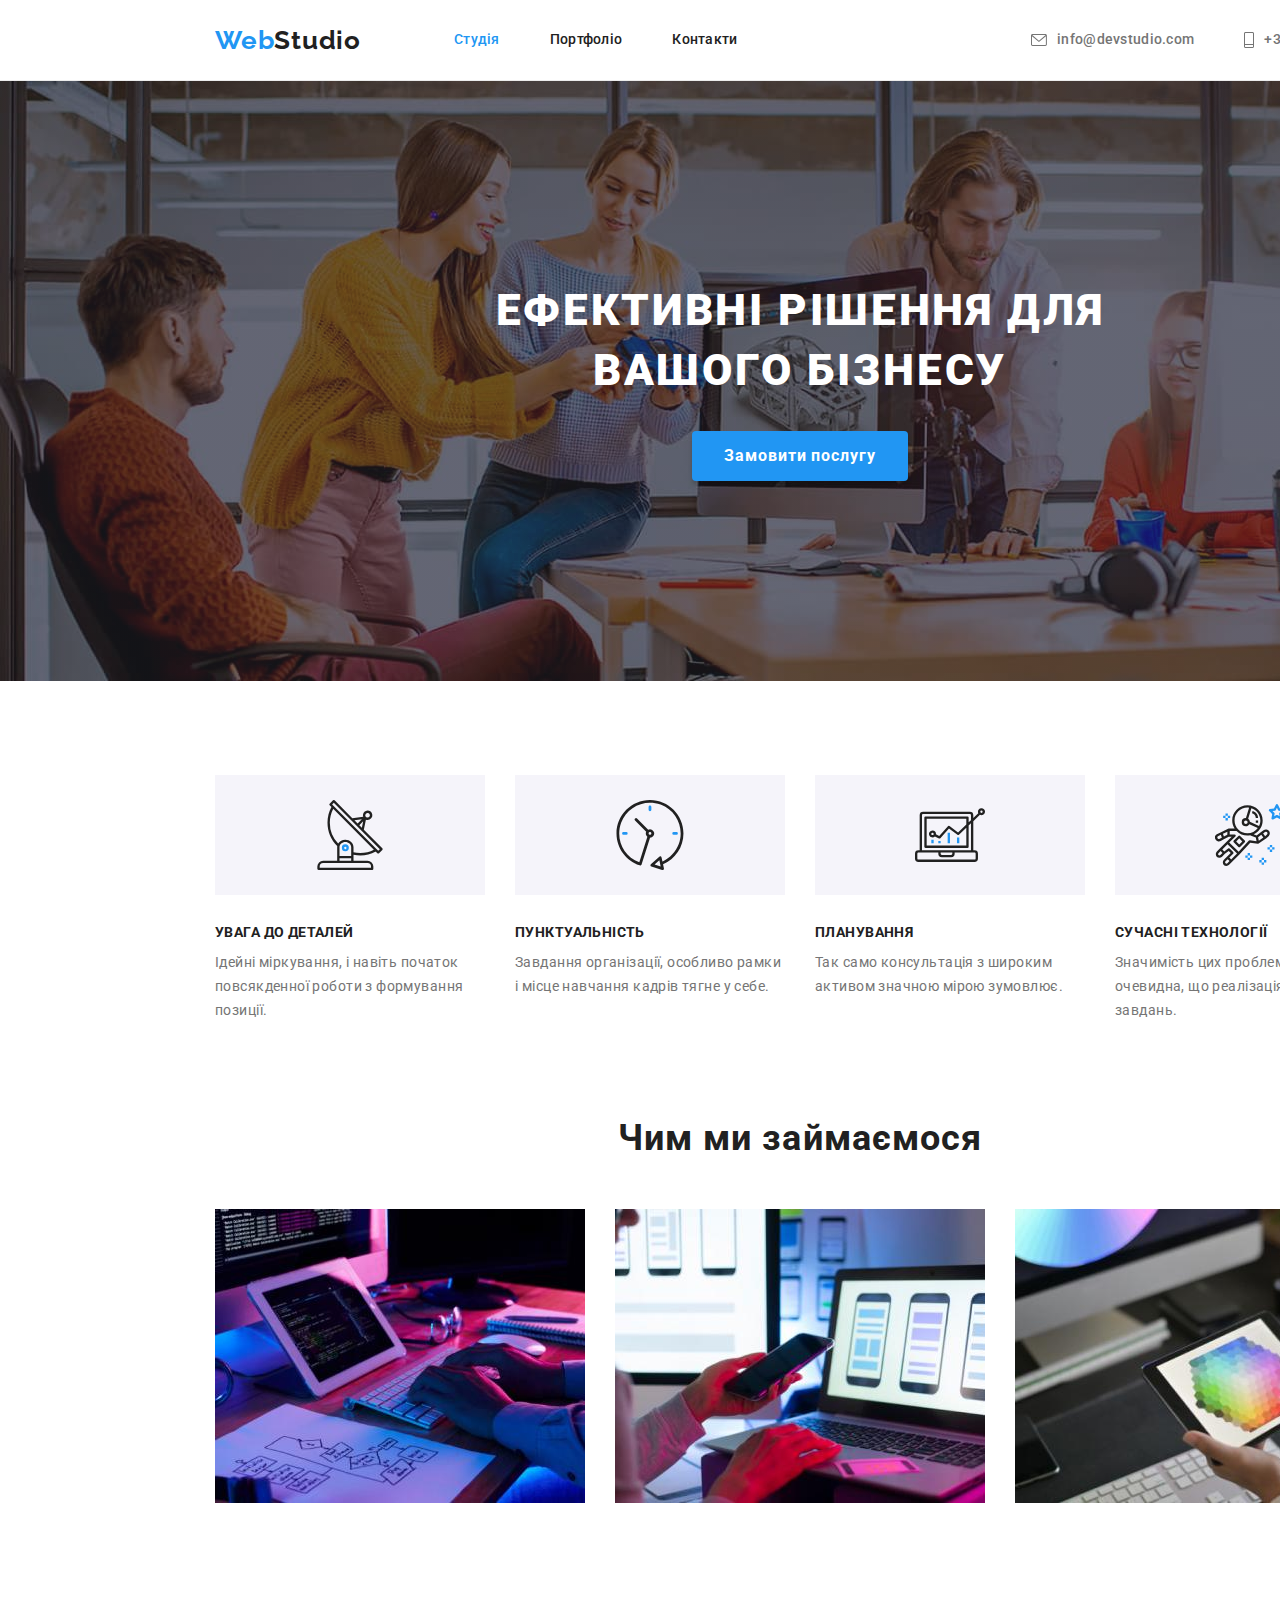
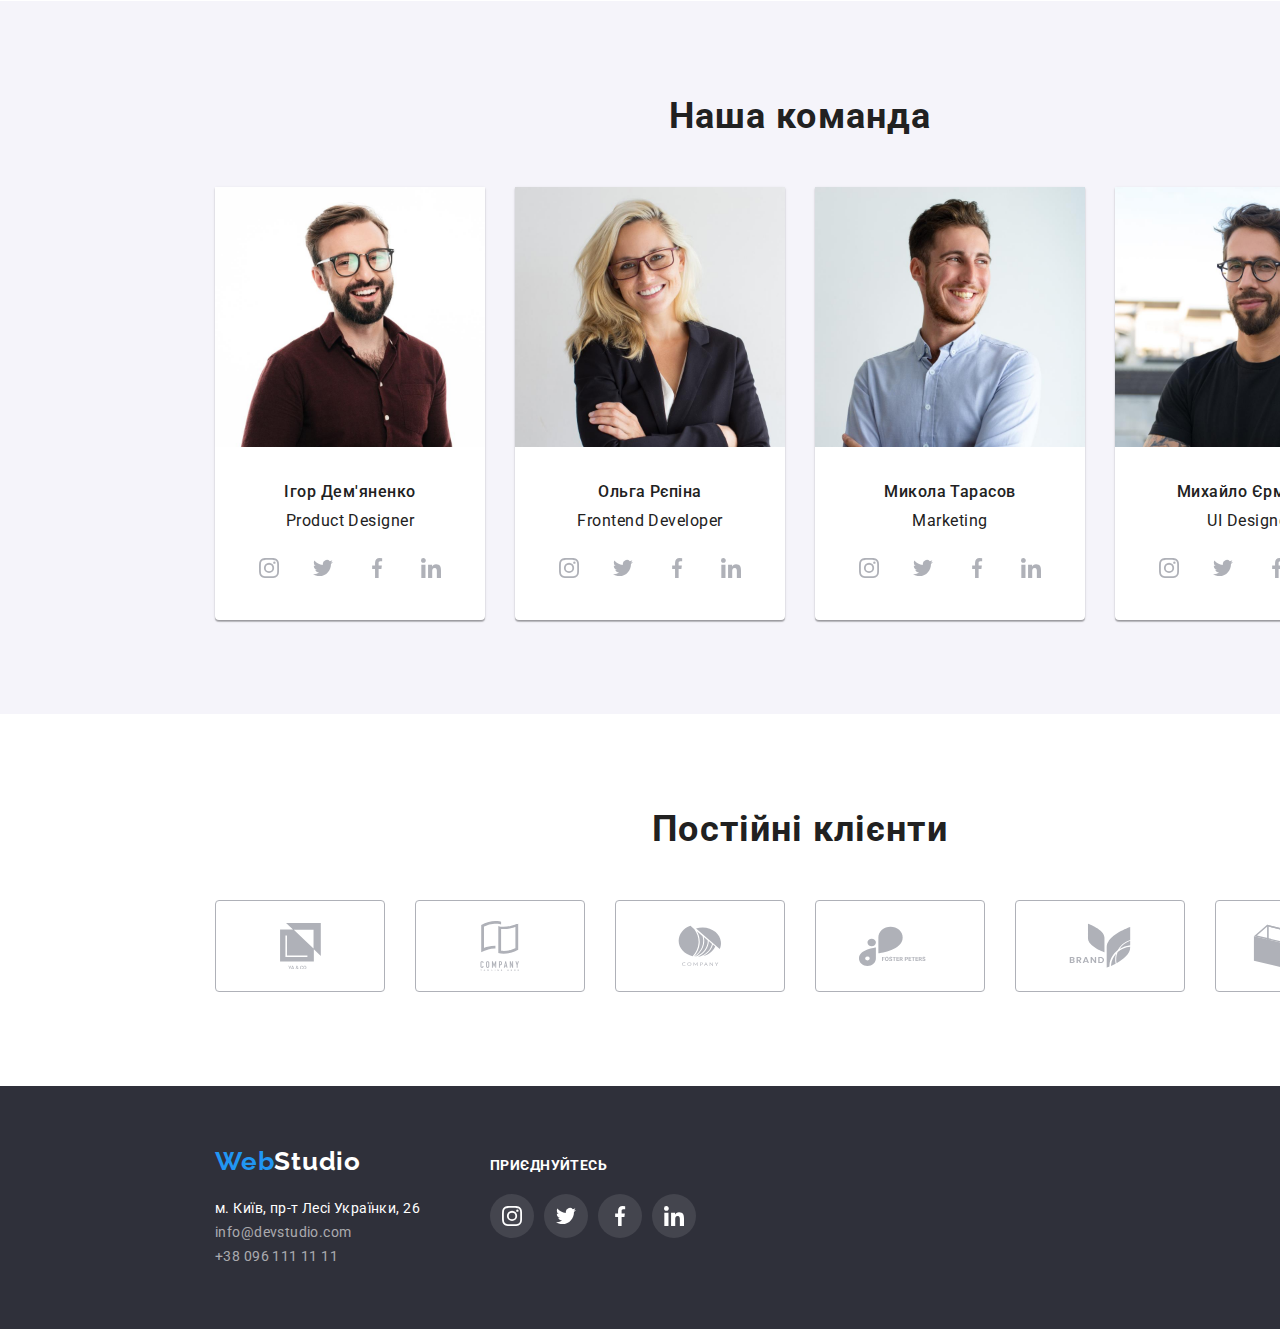
<file: index.html>
<!DOCTYPE html>
<html lang="uk">
  <head>
    <meta charset="UTF-8" />
    <meta http-equiv="X-UA-Compatible" content="IE=edge" />
    <meta name="viewport" content="width=device-width, initial-scale=1.0" />
    <title>Студія</title>
    <link
      href="https://fonts.googleapis.com/css2?family=Raleway:wght@700&family=Roboto:wght@400;500;700;900&display=swap"
      rel="stylesheet"
    />
    <link
      rel="stylesheet"
      href="https://cdnjs.cloudflare.com/ajax/libs/modern-normalize/1.1.0/modern-normalize.min.css"
    />
    <link rel="stylesheet" href="./css/styles.css" />
  </head>
  <body>
    <!-- Navigation-->
    <header class="line">
      <div class="container">
        <a href="./index.html" class="logo"
          ><span class="logo-accent">Web</span>Studio</a
        >
        <nav>
          <ul class="list nav">
            <li class="nav-item">
              <a href="./index.html" class="link current">Студія</a>
            </li>
            <li class="nav-item">
              <a href="./portfolio.html" class="link">Портфоліо</a>
            </li>
            <li class="nav-item"><a href="" class="link">Контакти</a></li>
          </ul>
        </nav>

        <ul class="list contacts-head">
          <li class="nav-item">
            <a href="mailto:info@devstudio.com" class="contact-item">
              <svg class="icon" width="16" height="12">
                <use href="./images/icons.svg#icon-mail"></use>
              </svg>
              info@devstudio.com
            </a>
          </li>
          <li class="nav-item">
            <a href="tel:+380961111111" class="contact-item">
              <svg class="icon" width="10" height="16">
                <use href="./images/icons.svg#icon-tel"></use>
              </svg>
              +38 096 111 11 11
            </a>
          </li>
        </ul>
      </div>
    </header>
    <main>
      <!-- Шапка -->
      <section class="hero">
        <h1 class="hero-title">Ефективні рішення для вашого бізнесу</h1>
        <button type="button" class="btn">Замовити послугу</button>
      </section>
      <!-- Наші плюси -->
      <section class="section benefits">
        <h2 hidden>Переваги</h2>
        <ul class="list container">
          <li class="benefits-item">
            <div class="benefits-icons">
              <svg class="icon-benefits">
                <use href="./images/icons.svg#icon-antenna"></use>
              </svg>
            </div>
            <h3 class="benefits-title">УВАГА ДО ДЕТАЛЕЙ</h3>
            <p class="benefits-text">
              Ідейні міркування, і навіть початок повсякденної роботи з
              формування позиції.
            </p>
          </li>
          <li class="benefits-item">
            <div class="benefits-icons">
              <svg class="icon-benefits">
                <use href="./images/icons.svg#icon-clock"></use>
              </svg>
            </div>
            <h3 class="benefits-title">ПУНКТУАЛЬНІСТЬ</h3>
            <p class="benefits-text">
              Завдання організації, особливо рамки і місце навчання кадрів тягне
              у себе.
            </p>
          </li>
          <li class="benefits-item">
            <div class="benefits-icons">
              <svg class="icon-benefits">
                <use href="./images/icons.svg#icon-diagram"></use>
              </svg>
            </div>
            <h3 class="benefits-title">ПЛАНУВАННЯ</h3>
            <p class="benefits-text">
              Так само консультація з широким активом значною мірою зумовлює.
            </p>
          </li>
          <li class="benefits-item">
            <div class="benefits-icons">
              <svg class="icon-benefits">
                <use href="./images/icons.svg#icon-astronaut"></use>
              </svg>
            </div>
            <h3 class="benefits-title">СУЧАСНІ ТЕХНОЛОГІЇ</h3>
            <p class="benefits-text">
              Значимість цих проблем настільки очевидна, що реалізація планових
              завдань.
            </p>
          </li>
        </ul>
      </section>
      <!--Чим займаємось-->
      <section class="section">
        <h2 class="section-title">Чим ми займаємося</h2>
        <ul class="list container">
          <li class="service-item">
            <img
              src="./images/box1.jpg"
              alt="Веб-сайти"
              width="370"
              height="294"
            />
          </li>
          <li class="service-item">
            <img
              src="./images/box2.jpg"
              alt="Мобільні додатки"
              width="370"
              height="294"
            />
          </li>
          <li class="service-item">
            <img
              src="./images/box3.jpg"
              alt="Дизайн"
              width="370"
              height="294"
            />
          </li>
        </ul>
      </section>
      <!-- Команда-->
      <section class="team section">
        <h2 class="section-title">Наша команда</h2>
        <ul class="list container">
          <li class="team-item">
            <img
              src="./images/demyanenko.jpg"
              alt="Ігор Демяненко"
              width="270"
              height="260"
              class="img-contact"
            />
            <h3 class="name">Ігор Дем'яненко</h3>
            <p lang="en" class="team-direct">Product Designer</p>

            <ul class="team-icons">
              <li class="list-icon">
                <a href="" class="link-icon">
                  <svg class="icon-team">
                    <use href="./images/icons.svg#icon-instagram"></use>
                  </svg>
                </a>
              </li>
              <li class="list-icon">
                <a href="" class="link-icon">
                  <svg class="icon-team">
                    <use href="./images/icons.svg#icon-twitter"></use>
                  </svg>
                </a>
              </li>
              <li class="list-icon">
                <a href="" class="link-icon">
                  <svg class="icon-team">
                    <use href="./images/icons.svg#icon-facebook"></use>
                  </svg>
                </a>
              </li>
              <li class="list-icon">
                <a href="" class="link-icon">
                  <svg class="icon-team">
                    <use href="./images/icons.svg#icon-linkedin"></use>
                  </svg>
                </a>
              </li>
            </ul>
          </li>
          <li class="team-item">
            <img
              src="./images/repina.jpg"
              alt="Ольга Репіна"
              width="270"
              height="260"
              class="img-contact"
            />
            <h3 class="name">Ольга Рєпіна</h3>
            <p lang="en" class="team-direct">Frontend Developer</p>
            <ul class="team-icons">
              <li class="list-icon">
                <a href="" class="link-icon">
                  <svg class="icon-team">
                    <use href="./images/icons.svg#icon-instagram"></use>
                  </svg>
                </a>
              </li>
              <li class="list-icon">
                <a href="" class="link-icon">
                  <svg class="icon-team">
                    <use href="./images/icons.svg#icon-twitter"></use>
                  </svg>
                </a>
              </li>
              <li class="list-icon">
                <a href="" class="link-icon">
                  <svg class="icon-team">
                    <use href="./images/icons.svg#icon-facebook"></use>
                  </svg>
                </a>
              </li>
              <li class="list-icon">
                <a href="" class="link-icon">
                  <svg class="icon-team">
                    <use href="./images/icons.svg#icon-linkedin"></use>
                  </svg>
                </a>
              </li>
            </ul>
          </li>
          <li class="team-item">
            <img
              src="./images/tarasov.jpg"
              alt="Микола Тарасов"
              width="270"
              height="260"
              class="img-contact"
            />
            <h3 class="name">Микола Тарасов</h3>
            <p lang="en" class="team-direct">Marketing</p>
            <ul class="team-icons">
              <li class="list-icon">
                <a href="" class="link-icon">
                  <svg class="icon-team">
                    <use href="./images/icons.svg#icon-instagram"></use>
                  </svg>
                </a>
              </li>
              <li class="list-icon">
                <a href="" class="link-icon">
                  <svg class="icon-team">
                    <use href="./images/icons.svg#icon-twitter"></use>
                  </svg>
                </a>
              </li>
              <li class="list-icon">
                <a href="" class="link-icon">
                  <svg class="icon-team">
                    <use href="./images/icons.svg#icon-facebook"></use>
                  </svg>
                </a>
              </li>
              <li class="list-icon">
                <a href="" class="link-icon">
                  <svg class="icon-team">
                    <use href="./images/icons.svg#icon-linkedin"></use>
                  </svg>
                </a>
              </li>
            </ul>
          </li>
          <li class="team-item">
            <img
              src="./images/yermakov.jpg"
              alt="Михайло Єрмаков"
              width="270"
              height="260"
              class="img-contact"
            />
            <h3 class="name">Михайло Єрмаков</h3>
            <p lang="en" class="team-direct">UI Designer</p>
            <ul class="team-icons">
              <li class="list-icon">
                <a href="" class="link-icon">
                  <svg class="icon-team">
                    <use href="./images/icons.svg#icon-instagram"></use>
                  </svg>
                </a>
              </li>
              <li class="list-icon">
                <a href="" class="link-icon">
                  <svg class="icon-team">
                    <use href="./images/icons.svg#icon-twitter"></use>
                  </svg>
                </a>
              </li>
              <li class="list-icon">
                <a href="" class="link-icon">
                  <svg class="icon-team">
                    <use href="./images/icons.svg#icon-facebook"></use>
                  </svg>
                </a>
              </li>
              <li class="list-icon">
                <a href="" class="link-icon">
                  <svg class="icon-team">
                    <use href="./images/icons.svg#icon-linkedin"></use>
                  </svg>
                </a>
              </li>
            </ul>
          </li>
        </ul>
      </section>
      <!-- Постійні клієнти -->

      <section class="section">
        <h2 class="section-title">Постійні клієнти</h2>
        <ul class="list container">
          <li class="client-item">
            <a href="" class="link-client">
              <svg class="icon-client" width="41" height="46.7">
                <use href="./images/icons.svg#icon-client1"></use>
              </svg>
            </a>
          </li>
          <li class="client-item">
            <a href="" class="link-client">
              <svg class="icon-client" width="40" height="50">
                <use href="./images/icons.svg#icon-client2"></use>
              </svg>
            </a>
          </li>
          <li class="client-item">
            <a href="" class="link-client">
              <svg class="icon-client" width="43.46" height="41.18">
                <use href="./images/icons.svg#icon-client3"></use>
              </svg>
            </a>
          </li>
          <li class="client-item">
            <a href="" class="link-client">
              <svg class="icon-client" width="84.44" height="40.62">
                <use href="./images/icons.svg#icon-client4"></use>
              </svg>
            </a>
          </li>
          <li class="client-item">
            <a href="" class="link-client">
              <svg class="icon-client" width="62.54" height="45.43">
                <use href="./images/icons.svg#icon-client5"></use>
              </svg>
            </a>
          </li>
          <li class="client-item">
            <a href="" class="link-client">
              <svg class="icon-client" width="93.79" height="43.93">
                <use href="./images/icons.svg#icon-client6"></use>
              </svg>
            </a>
          </li>
        </ul>
      </section>
    </main>
    <!-- Footer -->
    <footer class="contacts">
      <div class="container">
        <div class="address-container">
          <a href="./index.html" class="logo-footer">
            <span class="logo-accent">Web</span>Studio</a
          >
          <address>
            <ul class="address-list">
              <li>
                <a
                  href="https://goo.gl/maps/XMncbi9ji453G5f37"
                  target="_blank"
                  rel="noopener noreferrer"
                  class="address-link"
                >
                  м. Київ, пр-т Лесі Українки, 26
                </a>
              </li>
              <li>
                <a href="mailto:info@devstudio.com" class="address-item"
                  >info@devstudio.com</a
                >
              </li>
              <li>
                <a href="tel:+380961111111" class="address-item"
                  >+38 096 111 11 11</a
                >
              </li>
            </ul>
          </address>
        </div>

        <div class="join">
          <p class="join-p">Приєднуйтесь</p>
          <ul class="team-icons">
            <li class="list-icon">
              <a href="" class="link-icon">
                <svg class="icon-team">
                  <use href="./images/icons.svg#icon-instagram"></use>
                </svg>
              </a>
            </li>
            <li class="list-icon">
              <a href="" class="link-icon">
                <svg class="icon-team">
                  <use href="./images/icons.svg#icon-twitter"></use>
                </svg>
              </a>
            </li>
            <li class="list-icon">
              <a href="" class="link-icon">
                <svg class="icon-team">
                  <use href="./images/icons.svg#icon-facebook"></use>
                </svg>
              </a>
            </li>
            <li class="list-icon">
              <a href="" class="link-icon">
                <svg class="icon-team">
                  <use href="./images/icons.svg#icon-linkedin"></use>
                </svg>
              </a>
            </li>
          </ul>
        </div>
      </div>
    </footer>
  </body>
</html>
</file>
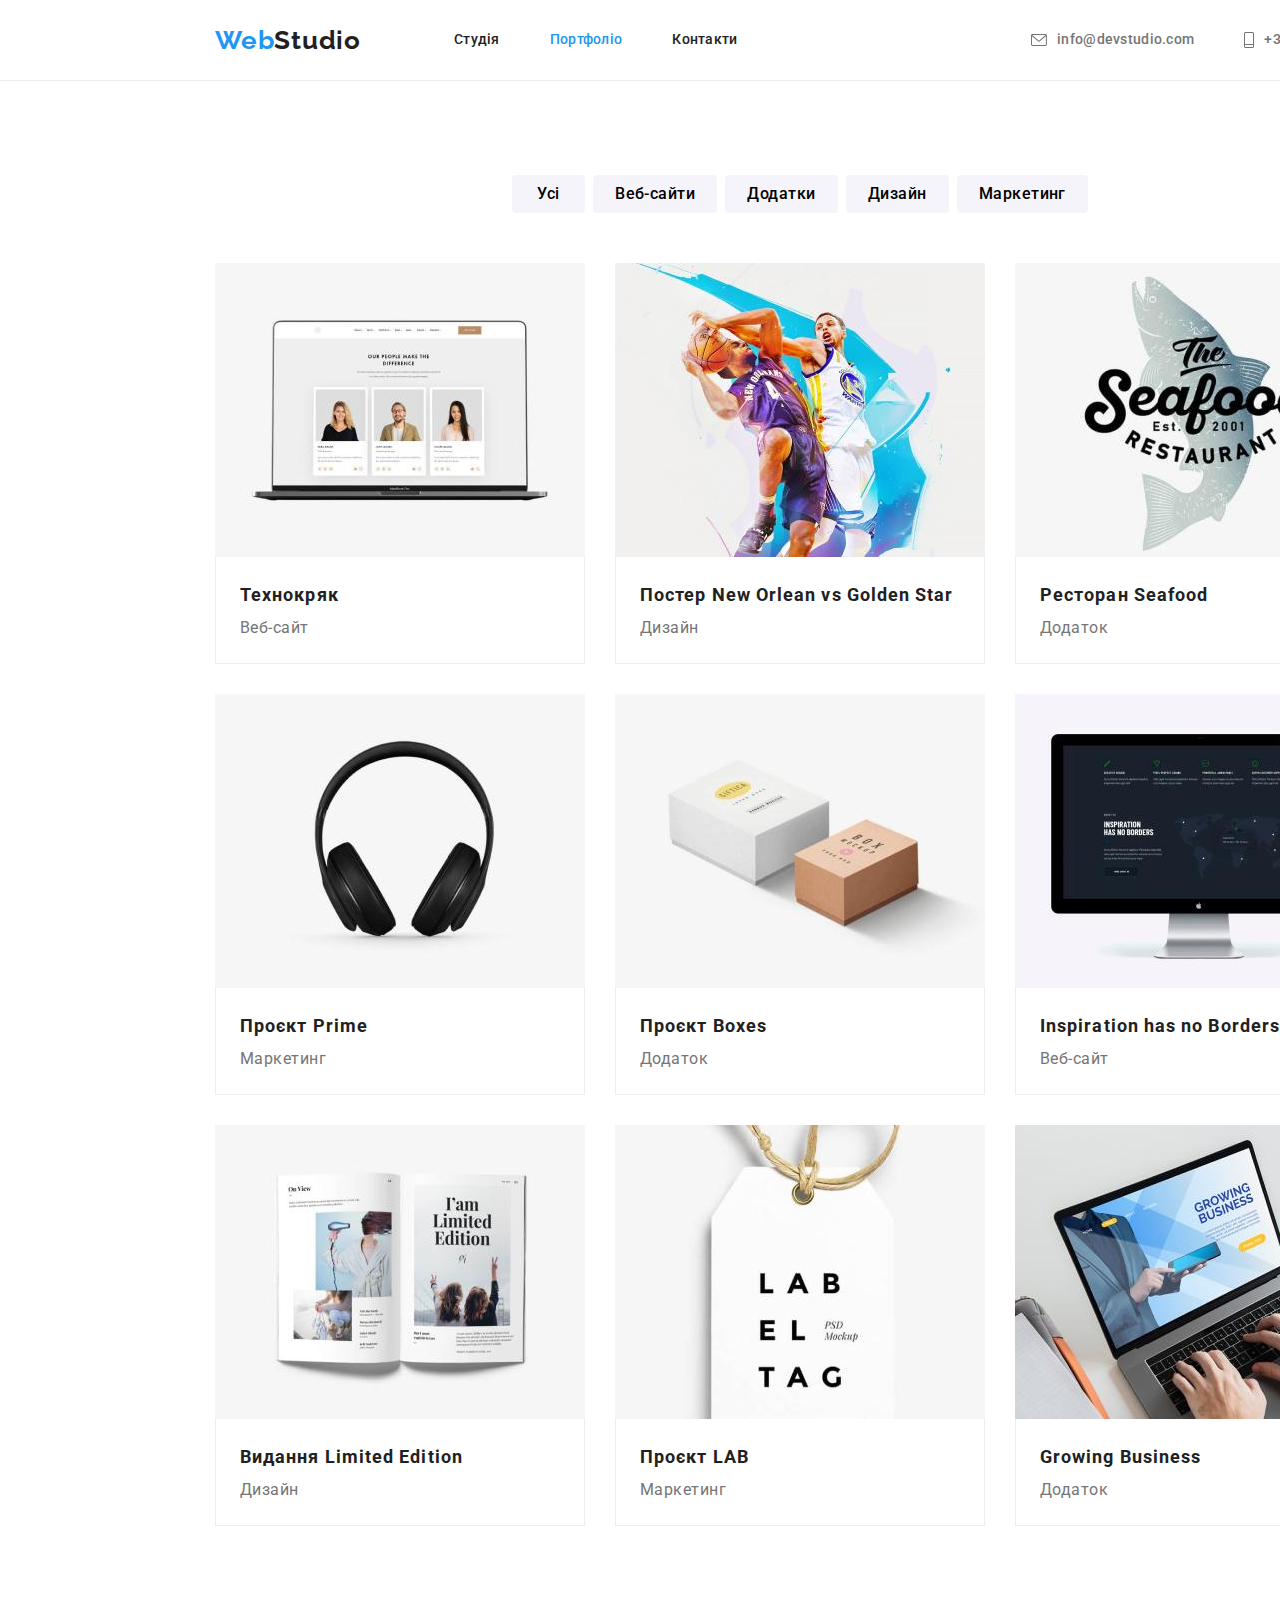
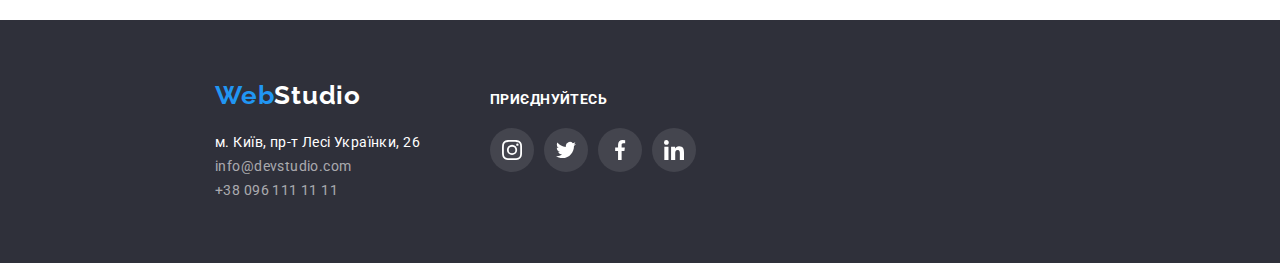
<file: portfolio.html>
<!DOCTYPE html>
<html lang="uk">
  <head>
    <meta charset="UTF-8" />
    <meta http-equiv="X-UA-Compatible" content="IE=edge" />
    <meta name="viewport" content="width=device-width, initial-scale=1.0" />
    <title>Студія</title>
    <link
      href="https://fonts.googleapis.com/css2?family=Raleway:wght@700&family=Roboto:wght@400;500;700;900&display=swap"
      rel="stylesheet"
    />
    <link
      rel="stylesheet"
      href="https://cdnjs.cloudflare.com/ajax/libs/modern-normalize/1.1.0/modern-normalize.min.css"
    />
    <link rel="stylesheet" href="./css/styles.css" />
  </head>
  <body>
    <!-- Navigation-->
    <header class="line">
      <div class="container">
        <a href="./index.html" class="logo"
          ><span class="logo-accent">Web</span>Studio</a
        >
        <nav>
          <ul class="list nav">
            <li class="nav-item">
              <a href="./index.html" class="link">Студія</a>
            </li>
            <li class="nav-item">
              <a href="./portfolio.html" class="link current">Портфоліо</a>
            </li>
            <li class="nav-item"><a href="" class="link">Контакти</a></li>
          </ul>
        </nav>

        <ul class="list contacts-head">
          <li class="nav-item">
            <a href="mailto:info@devstudio.com" class="contact-item">
              <svg class="icon" width="16" height="12">
                <use href="./images/icons.svg#icon-mail"></use>
              </svg>
              info@devstudio.com
            </a>
          </li>
          <li class="nav-item">
            <a href="tel:+380961111111" class="contact-item">
              <svg class="icon" width="10" height="16">
                <use href="./images/icons.svg#icon-tel"></use>
              </svg>
              +38 096 111 11 11
            </a>
          </li>
        </ul>
      </div>
    </header>
    <main>
      <section class="section">
        <div class="container filter-container">
          <h1 hidden>Наші проєкти</h1>
          <ul class="filter">
            <li class="filter-item">
              <button type="button" class="btn-filter">Усі</button>
            </li>
            <li class="filter-item">
              <button type="button" class="btn-filter">Веб-сайти</button>
            </li>
            <li class="filter-item">
              <button type="button" class="btn-filter">Додатки</button>
            </li>
            <li class="filter-item">
              <button type="button" class="btn-filter">Дизайн</button>
            </li>
            <li class="filter-item">
              <button type="button" class="btn-filter">Маркетинг</button>
            </li>
          </ul>
        </div>
        <div class="container">
          <ul class="projects">
            <li class="projects-item">
              <a href="" class="projects-link">
                <img
                  src="./images/technokryak.jpg"
                  alt="Технокряк"
                  width="370"
                  height="294"
                  class="project-img"
                />
                <div class="project-border">
                  <h2 class="projects-title">Технокряк</h2>
                  <p class="projects-text">Веб-сайт</p>
                </div>
              </a>
            </li>
            <li class="projects-item">
              <a href="" class="projects-link">
                <img
                  src="./images/new-orlean.jpg"
                  alt="New Orlean vs Golden Star"
                  width="370"
                  height="294"
                  class="project-img"
                />
                <div class="project-border">
                  <h2 class="projects-title">
                    Постер New Orlean vs Golden Star
                  </h2>
                  <p class="projects-text">Дизайн</p>
                </div>
              </a>
            </li>
            <li class="projects-item">
              <a href="" class="projects-link">
                <img
                  src="./images/seafood.jpg"
                  alt="Ресторан Seafood"
                  width="370"
                  height="294"
                  class="project-img"
                />
                <div class="project-border">
                  <h2 class="projects-title">Ресторан Seafood</h2>
                  <p class="projects-text">Додаток</p>
                </div>
              </a>
            </li>
            <li class="projects-item">
              <a href="" class="projects-link">
                <img
                  src="./images/prime.jpg"
                  alt="Проєкт Prime"
                  width="370"
                  height="294"
                  class="project-img"
                />
                <div class="project-border">
                  <h2 class="projects-title">Проєкт Prime</h2>
                  <p class="projects-text">Маркетинг</p>
                </div>
              </a>
            </li>
            <li class="projects-item">
              <a href="" class="projects-link">
                <img
                  src="./images/boxes.jpg"
                  alt="Проєкт Boxes"
                  width="370"
                  height="294"
                  class="project-img"
                />
                <div class="project-border">
                  <h2 class="projects-title">Проєкт Boxes</h2>
                  <p class="projects-text">Додаток</p>
                </div>
              </a>
            </li>
            <li class="projects-item">
              <a href="" class="projects-link">
                <img
                  src="./images/inspiration.jpg"
                  alt="Inspiration has no Borders"
                  width="370"
                  height="294"
                  class="project-img"
                />
                <div class="project-border">
                  <h2 class="projects-title">Inspiration has no Borders</h2>
                  <p class="projects-text">Веб-сайт</p>
                </div>
              </a>
            </li>
            <li class="projects-item">
              <a href="" class="projects-link">
                <img
                  src="./images/limited-edition.jpg"
                  alt="Видання Limited Edition"
                  width="370"
                  height="294"
                  class="project-img"
                />
                <div class="project-border">
                  <h2 class="projects-title">Видання Limited Edition</h2>
                  <p class="projects-text">Дизайн</p>
                </div>
              </a>
            </li>
            <li class="projects-item">
              <a href="" class="projects-link">
                <img
                  src="./images/lab.jpg"
                  alt="Проєкт LAB"
                  width="370"
                  height="294"
                  class="project-img"
                />
                <div class="project-border">
                  <h2 class="projects-title">Проєкт LAB</h2>
                  <p class="projects-text">Маркетинг</p>
                </div>
              </a>
            </li>
            <li class="projects-item">
              <a href="" class="projects-link">
                <img
                  src="./images/growing-business.jpg"
                  alt="Growing Business"
                  width="370"
                  height="294"
                  class="project-img"
                />
                <div class="project-border">
                  <h2 class="projects-title">Growing Business</h2>
                  <p class="projects-text">Додаток</p>
                </div>
              </a>
            </li>
          </ul>
        </div>
      </section>
    </main>
    <!-- Footer -->
    <footer class="contacts">
      <div class="container">
        <div class="address-container">
          <a href="./index.html" class="logo-footer">
            <span class="logo-accent">Web</span>Studio</a
          >
          <address>
            <ul class="address-list">
              <li>
                <a
                  href="https://goo.gl/maps/XMncbi9ji453G5f37"
                  target="_blank"
                  rel="noopener noreferrer"
                  class="address-link"
                >
                  м. Київ, пр-т Лесі Українки, 26
                </a>
              </li>
              <li>
                <a href="mailto:info@devstudio.com" class="address-item"
                  >info@devstudio.com</a
                >
              </li>
              <li>
                <a href="tel:+380961111111" class="address-item"
                  >+38 096 111 11 11</a
                >
              </li>
            </ul>
          </address>
        </div>

        <div class="join">
          <p class="join-p">Приєднуйтесь</p>
          <ul class="team-icons">
            <li class="list-icon">
              <a href="" class="link-icon">
                <svg class="icon-team">
                  <use href="./images/icons.svg#icon-instagram"></use>
                </svg>
              </a>
            </li>
            <li class="list-icon">
              <a href="" class="link-icon">
                <svg class="icon-team">
                  <use href="./images/icons.svg#icon-twitter"></use>
                </svg>
              </a>
            </li>
            <li class="list-icon">
              <a href="" class="link-icon">
                <svg class="icon-team">
                  <use href="./images/icons.svg#icon-facebook"></use>
                </svg>
              </a>
            </li>
            <li class="list-icon">
              <a href="" class="link-icon">
                <svg class="icon-team">
                  <use href="./images/icons.svg#icon-linkedin"></use>
                </svg>
              </a>
            </li>
          </ul>
        </div>
      </div>
    </footer>
  </body>
</html>
</file>
<file: css/styles.css>
:root {
    --primary-text-color: #212121;
    --secondary-text-color: #757575;
    --contrast-text-color: #ffffff;
    --address-item-color: rgba(255, 255, 255, 0.6);
    --icon-color: #AFB1B8;

    --accent-color: #2196F3;
    --button-accent: #188CE8;

    --primary-background: #ffffff;
    --secondary-background: #2F303A;
    --hero-background: #C4C4C4;
    --content-background: #F5F4FA;
    --team-background: #FFFFFF;
    --button-background: #F5F4FA;    
}

h1,
h2,
h3,
h4,
h5,
h6,
p,
ul {
    margin: 0;
    padding: 0;
}

body {
    display: block;
    width: 1600px;
    margin-left: auto;
    margin-right: auto;
    color: var(--primary-text-color);
    font-family: 'Roboto', -apple-system,
        BlinkMacSystemFont,
        avenir next,
        avenir,
        segoe ui,
        helvetica neue,
        helvetica,
        Cantarell,
        Ubuntu,
        roboto,
        noto,
        arial,
        sans-serif;
}

.line {
    border-bottom: 1px solid #ECECEC;
}
.container {
    display:flex;
  
    width: 1200px;
    padding-left: 15px;
    padding-right: 15px;
    margin-left:auto;
    margin-right:auto;
    margin-top: 0;
    margin-bottom: 0;
    align-items: center;
    justify-content: center;
}

.logo,
.logo-footer {
    font-family: Raleway;
    text-decoration: none;
    font-weight: 700;
    font-size: 26px;
    line-height: 1.19;    
    letter-spacing: 0.03em;
}

.logo {
    color:var(--primary-text-color);
    margin-right: 93px;
}

.logo:visited,
.link:visited {
    color: var(--primary-text-color);
}

.logo-accent {
    color: var(--accent-color);
}


.list {
    display: flex;
    margin-top: 0;
    margin-bottom: 0; 

    list-style: none;
}

.nav {
    padding-left: 0;
}

.nav-item {
    display: flex;
}

.list .nav-item + .nav-item{
    margin-left: 50px;
}

.list .link.current {
    color: var(--accent-color);
}

.link {
    display: block;
    padding-top: 32px;
    padding-bottom: 32px;
    font-weight: 500;
    font-size: 14px;
    line-height: 1.14;
    text-decoration: none;
    letter-spacing: 0.02em;
    color: var(--primary-text-color);

}

.link:hover,
.link:focus,
.contact-item:hover,
.contact-item:focus {
    color: var(--accent-color);

}

.contacts-head {
    margin-left: auto;

}

.contact-item {
    display: flex;
    font-weight: 500;
    font-size: 14px;
    line-height: 1.14;
    text-decoration: none;
    color: var(--secondary-text-color);
    letter-spacing: 0.02em;
    align-items: center;
 
}

.icon {
    fill: currentColor;
    /* fill:#757575; */
    margin-right: 10px;
    padding: 0;
    margin-bottom: 0;
    /* align-items: center; */
}

.icon:hover,
.icon:focus {
    fill: var(--accent-color);
}

.section {
    padding-top: 94px;
    padding-bottom: 94px;
}

/* Стилі index.html */
.hero {
    max-width: 1600px;
    height: 600px;
    background-color: var(--hero-background);
    background-image: linear-gradient( 
        to right, 
        rgba(47, 48, 58, 0.4), 
        rgba(47, 48, 58, 0.4) ),
    url('../images/hero.jpg');
    background-repeat: no-repeat;
    /* rgba(47, 48, 58, 0.4); */
    text-align: center;
    padding: 200px 0;

}

.hero-title {
    max-width: 696px;
    margin: 0 auto 30px;
    color: var(--contrast-text-color);
    text-transform: uppercase;
    font-weight: 900;
    font-size: 44px;
    line-height: 1.36;
    letter-spacing: 0.06em; 
}

.btn {
    padding: 10px 32px;
    background-color: var(--accent-color);
    color: var(--contrast-text-color);
    font-weight: 700;
    font-size: 16px;
    line-height: 1.88;
    letter-spacing: 0.06em;
    font-family: inherit;
    cursor: pointer;
    box-shadow: 0px 4px 4px rgba(0, 0, 0, 0.15);
    border-radius: 4px;
    border: none;
    
}

.btn:hover,
.btn:focus {
    background-color: var(--button-accent);
}

/* Переваги */

.list .benefits-item + .benefits-item {
    margin-left: 30px;
}

.benefits-item {
    width: 270px;
    padding: 0;
}

.benefits-icons {
    display: flex;
    background-color: var(--content-background);
    width: 270px;
    height: 120px;
    /* margin-right: 0; */
    margin-bottom: 30px;
}

.icon-benefits {
    display: block;
    margin: auto;
    width: 70px;
    height: 70px;
}

.benefits-title {
    margin-top: 0;
    margin-bottom: 10px;
    font-size: 14px;
    line-height: 1.14;
    text-transform: uppercase;
    letter-spacing: 0.03em;
}

.benefits-text {
    margin-top: 0;
    margin-bottom: 0;
    color: var(--secondary-text-color);
    font-size: 14px;
    line-height: 1.71;
    letter-spacing: 0.03em;
}

.benefits .container {
    align-items: start;
}

.benefits {
    padding-bottom: 0;
}

.section-title {
    margin-top: 0;
    margin-bottom: 50px;

    font-size: 36px;
    line-height: 1.17;
    text-align: center;
    letter-spacing: 0.03em;
}
/* Чим ми займаємось */

.list .service-item + .service-item {
    margin-left: 30px;
}
/* Команда */
.team {
    background-color:var(--content-background);
}

.team-item {
    background: var(--team-background);
    box-shadow: 0px 1px 3px rgba(0, 0, 0, 0.12), 
                0px 1px 1px rgba(0, 0, 0, 0.14), 
                0px 2px 1px rgba(0, 0, 0, 0.2);
    border-radius: 0px 0px 4px 4px;
    text-align: center;
    padding-bottom: 30px;
}

.list .team-item + .team-item {
    margin-left: 30px;

}

.img-contact {
    margin-bottom: 30px;
}
.name {
    margin-top: 0;
    margin-bottom: 10px;
    font-weight: 500;
    font-size: 16px;
    line-height: 1.19;
    letter-spacing: 0.03em;
}

.team-direct {
    margin-top: 0;
    margin-bottom: 16px;
    font-size: 16px;
    line-height: 1.19;
    letter-spacing: 0.03em;
}

.team-icons {
    display: flex;
    margin-left: auto;
    margin-right: auto;
    padding-left: 32px;
    padding-right: 32px;
    list-style: none;
}


.link-icon {
    display: flex;
    align-items: center;
    justify-content: center;
    margin: 0 auto;
    text-decoration: none;
    width: 44px;
    height: 44px;
    color: var(--icon-color);
}

.link-icon:hover,
.link-icon:focus {
    background-color: var(--accent-color);
    border-radius: 50%;
    color: var(--contrast-text-color);
}

.icon-team {
    width: 20px;
    height: 20px;
    align-items: center;
    fill: currentColor;
}

.team-icons .list-icon + .list-icon {
    margin-left: 10px;
}

/* Постійні клієнти */

.link-client {
    display: flex;
    align-items: center;
    justify-content: center;
    width: 170px;
    height: 92px;
    color: var(--icon-color);
    border: 1px solid;
    border-radius: 4px;
}

.container .client-item+.client-item {
    margin-left: 30px;
}

.link-client:hover,
.link-client:focus {
    color: var(--accent-color);
}

.icon-client {
    fill: currentColor;

}

/* Footer */

.contacts {
    padding-top: 60px;
    padding-bottom: 60px;
    background-color: var(--secondary-background);
}

.contacts .container {
    justify-content: start;
    align-items: baseline;
}

.address-container {
    display: flex;
    flex-direction: column;
    align-items: start;
    margin-right: 70px;
    margin-left: 0;
}
.logo-footer,
.logo-footer:visited {
    margin-bottom: 20px;
    color: var(--contrast-text-color);
}

.address-list {
    padding-left: 0;
    margin-top: 0;
    margin-bottom: 0;
    font-size: 14px;
    line-height: 1.71;
    letter-spacing: 0.03em;
    font-style: normal;

    list-style: none;

}
.address-link,
.address-link:visited {
    color: var(--contrast-text-color);
    text-decoration: none;
}

.address-item {
    color: var(--address-item-color);
    text-decoration: none;
}

.address-link:hover,
.address-link:focus,
.address-item:hover,
.address-item:focus {
    color: var(--accent-color);
}

.join {
    display: flex;
    flex-direction: column;
    /* margin-bottom: 100px; */
}

.join-p {
    text-transform: uppercase;
    color: var(--contrast-text-color);
    font-weight: 700;
    font-size: 14px;
    line-height: 1.14;
    letter-spacing: 0.03em;
    margin-bottom: 20px;
}
.join .team-icons {
    padding-left: 0;
    padding-right: 0;
}

.join .link-icon {
    color: var(--contrast-text-color);
    background-color: rgba(255, 255, 255, 0.1);
    border-radius: 50%;
}

.join .link-icon:hover,
.join .link-icon:focus {
    background-color: var(--accent-color);
    border-radius: 50%;
    color: var(--contrast-text-color);
}

.icon-team {
    width: 20px;
    height: 20px;
    align-items: center;
    fill: currentColor;
}

/* Стилі portfolio.html */

.filter-container {
    margin-bottom: 50px;
}

.filter {
    display:flex;
    padding: 0;
    margin: 0;
    list-style: none;
}

.btn-filter {
    padding: 6px 22px;
    min-width: 73px;

    font-weight: 500;
    font-size: 16px;
    line-height: 1.62;
    letter-spacing: 0.03em;

    background-color: var(--button-background);
    border:none;
    border-radius: 4px;

    cursor: pointer;
}

.filter .filter-item +.filter-item {
    margin-left: 8px;
}

.btn-filter:hover,
.btn-filter:focus {
    font-weight: 500;
    font-size: 16px;
    line-height: 1.62;
    letter-spacing: 0.03em;

    color: var(--contrast-text-color);
    background-color: var(--accent-color);
    box-shadow: 0px 3px 1px rgba(0, 0, 0, 0.1),
                0px 1px 2px rgba(0, 0, 0, 0.08),
                0px 2px 2px rgba(0, 0, 0, 0.12);
}

.projects {
    display: flex;
    flex-wrap: wrap;
    padding-left: 0;
    margin-top:0;
    margin-bottom: 0;
    list-style: none;
}

.projects-item {
    width: calc((100% - 60px) / 3);
    /* width: 370px; */
    margin-right: 30px;
    margin-bottom: 30px;
}

.projects-item:nth-child(3n) {
    margin-right: 0;
}

.projects-item:nth-last-child(-n+3) {
    margin-bottom: 0;
}

.project-img {
    display: block;
}

.projects-link {
    text-decoration: none;
}

.projects-item:hover,
.projects-item:focus {
    box-shadow: 0px 1px 1px rgba(0, 0, 0, 0.12),
                0px 4px 4px rgba(0, 0, 0, 0.06),
                1px 4px 6px rgba(0, 0, 0, 0.16);
}

.project-border {
    border-right: 1px solid #EEEEEE;
    border-left: 1px solid #EEEEEE;
    border-bottom: 1px solid #EEEEEE;

    padding: 20px 24px;
}
        

.projects-title {
    margin: 0;
    font-size: 18px;
    line-height: 2;
    letter-spacing: 0.06em;
    color: var(--primary-text-color)
}

.projects-text {
    margin: 0;
    font-size: 16px;
    line-height: 1.88;
    letter-spacing: 0.03em;
    color: var(--secondary-text-color);
}
</file>
